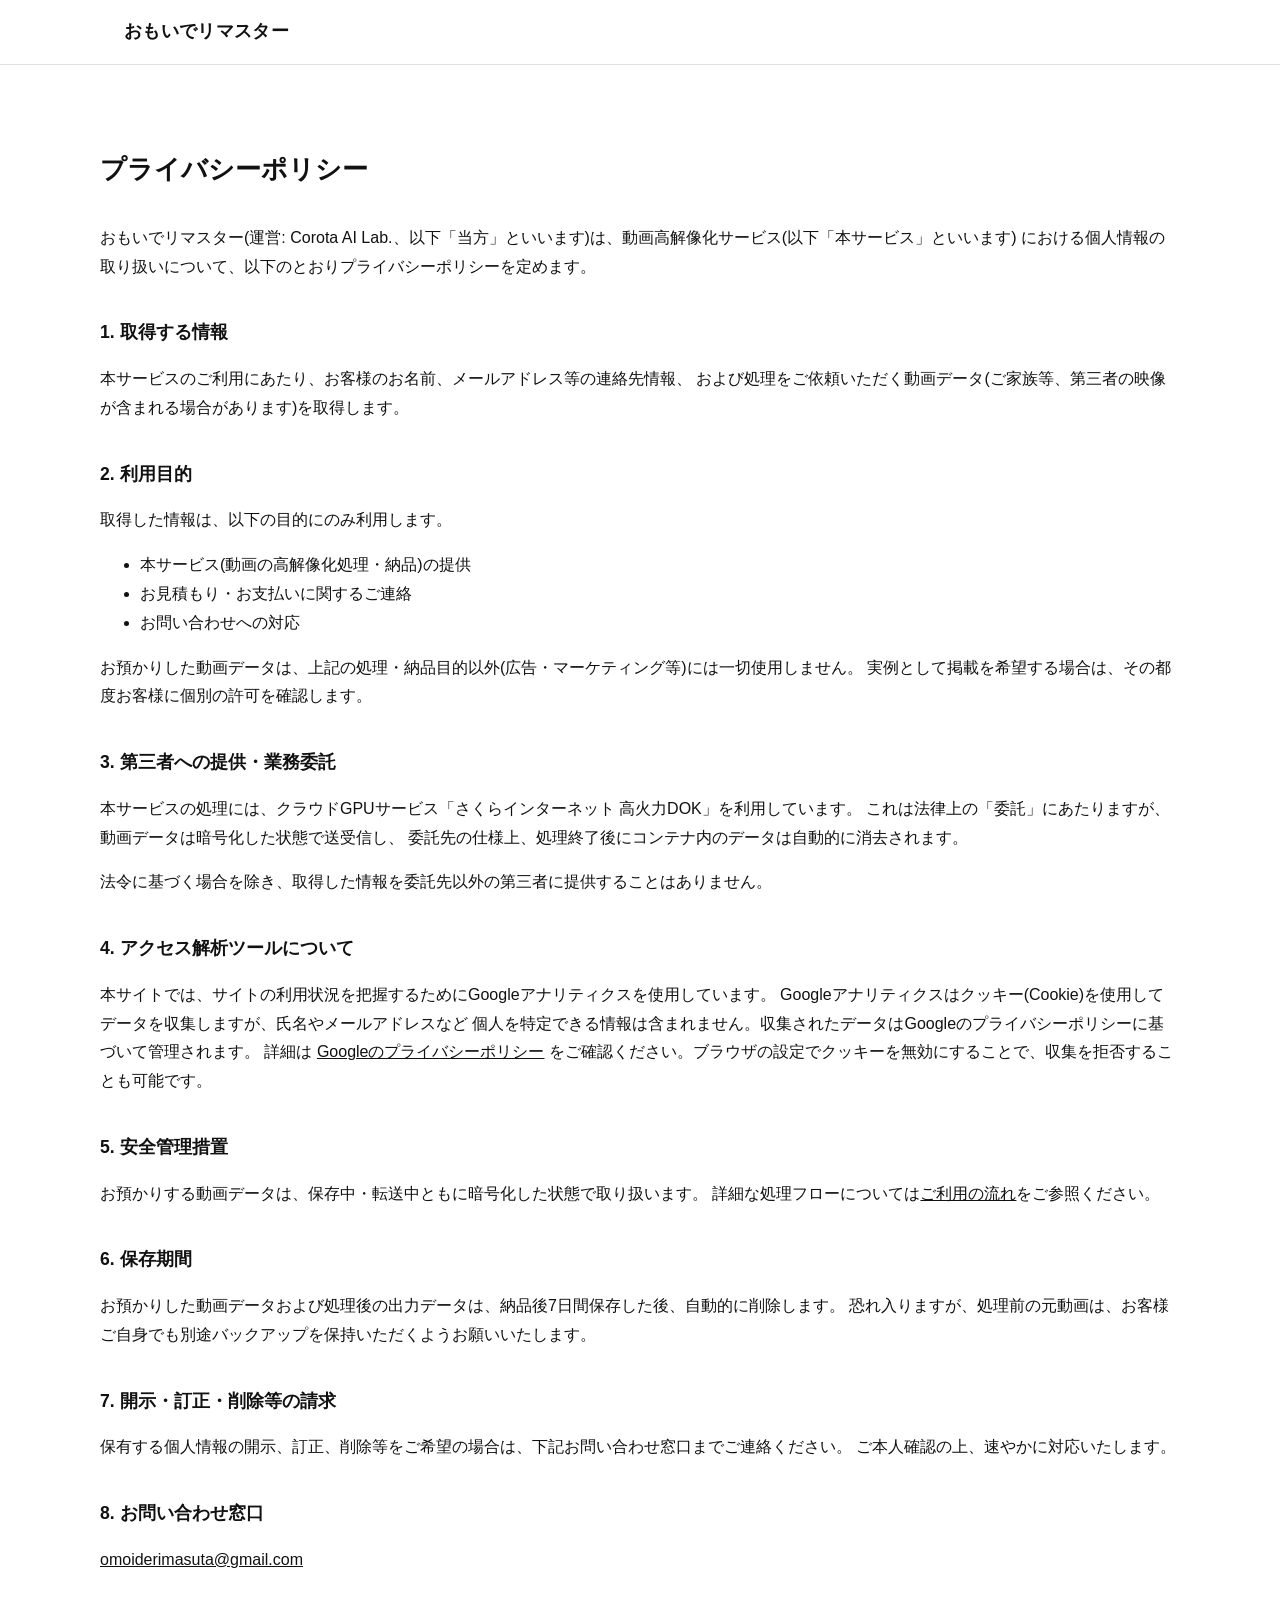
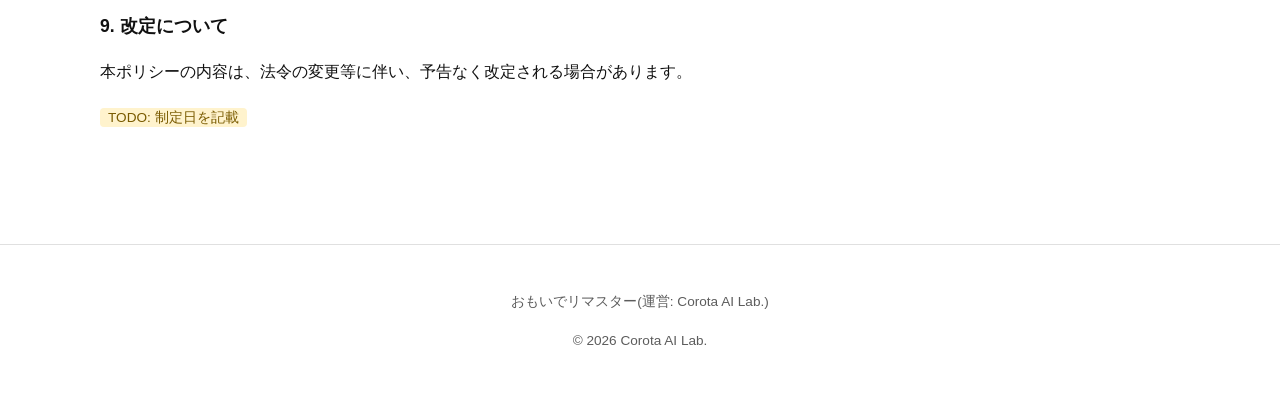
<file: legal/privacy.html>
<!DOCTYPE html>
<html lang="ja">
<head>
<meta charset="UTF-8">
<meta name="viewport" content="width=device-width, initial-scale=1.0">
<!-- Google tag (gtag.js) -->
<script async src="https://www.googletagmanager.com/gtag/js?id=G-H6S01DZFMD"></script>
<script>
  window.dataLayer = window.dataLayer || [];
  function gtag(){dataLayer.push(arguments);}
  gtag('js', new Date());
  gtag('config', 'G-H6S01DZFMD');
</script>
<title>プライバシーポリシー | おもいでリマスター</title>
<meta name="description" content="おもいでリマスター(Corota AI Lab.運営)のプライバシーポリシーです。">
<link rel="canonical" href="https://omoide-remaster.corota-ai-lab.com/legal/privacy.html">
<link rel="icon" href="../favicon.svg" type="image/svg+xml">
<link rel="icon" href="../favicon.ico" sizes="any">
<link rel="apple-touch-icon" href="../apple-touch-icon.png">
<meta name="robots" content="noindex">
<link rel="stylesheet" href="../css/style.css">
</head>
<body>

<header>
  <div class="nav-wrap">
    <a href="../index.html" class="logo">おもいで<span>リマスター</span></a>
  </div>
</header>

<main>
  <div class="container legal-page">
    <h1>プライバシーポリシー</h1>

    <p>
      おもいでリマスター(運営: Corota AI Lab.、以下「当方」といいます)は、動画高解像化サービス(以下「本サービス」といいます)
      における個人情報の取り扱いについて、以下のとおりプライバシーポリシーを定めます。
    </p>

    <h2>1. 取得する情報</h2>
    <p>
      本サービスのご利用にあたり、お客様のお名前、メールアドレス等の連絡先情報、
      および処理をご依頼いただく動画データ(ご家族等、第三者の映像が含まれる場合があります)を取得します。
    </p>

    <h2>2. 利用目的</h2>
    <p>取得した情報は、以下の目的にのみ利用します。</p>
    <ul>
      <li>本サービス(動画の高解像化処理・納品)の提供</li>
      <li>お見積もり・お支払いに関するご連絡</li>
      <li>お問い合わせへの対応</li>
    </ul>
    <p>
      お預かりした動画データは、上記の処理・納品目的以外(広告・マーケティング等)には一切使用しません。
      実例として掲載を希望する場合は、その都度お客様に個別の許可を確認します。
    </p>

    <h2>3. 第三者への提供・業務委託</h2>
    <p>
      本サービスの処理には、クラウドGPUサービス「さくらインターネット 高火力DOK」を利用しています。
      これは法律上の「委託」にあたりますが、動画データは暗号化した状態で送受信し、
      委託先の仕様上、処理終了後にコンテナ内のデータは自動的に消去されます。
    </p>
    <p>法令に基づく場合を除き、取得した情報を委託先以外の第三者に提供することはありません。</p>

    <h2>4. アクセス解析ツールについて</h2>
    <p>
      本サイトでは、サイトの利用状況を把握するためにGoogleアナリティクスを使用しています。
      Googleアナリティクスはクッキー(Cookie)を使用してデータを収集しますが、氏名やメールアドレスなど
      個人を特定できる情報は含まれません。収集されたデータはGoogleのプライバシーポリシーに基づいて管理されます。
      詳細は
      <a href="https://policies.google.com/privacy?hl=ja" target="_blank" rel="noopener">Googleのプライバシーポリシー</a>
      をご確認ください。ブラウザの設定でクッキーを無効にすることで、収集を拒否することも可能です。
    </p>

    <h2>5. 安全管理措置</h2>
    <p>
      お預かりする動画データは、保存中・転送中ともに暗号化した状態で取り扱います。
      詳細な処理フローについては<a href="../index.html#flow">ご利用の流れ</a>をご参照ください。
    </p>

    <h2>6. 保存期間</h2>
    <p>
      お預かりした動画データおよび処理後の出力データは、納品後7日間保存した後、自動的に削除します。
      恐れ入りますが、処理前の元動画は、お客様ご自身でも別途バックアップを保持いただくようお願いいたします。
    </p>

    <h2>7. 開示・訂正・削除等の請求</h2>
    <p>
      保有する個人情報の開示、訂正、削除等をご希望の場合は、下記お問い合わせ窓口までご連絡ください。
      ご本人確認の上、速やかに対応いたします。
    </p>

    <h2>8. お問い合わせ窓口</h2>
    <p><a href="mailto:omoiderimasuta@gmail.com">omoiderimasuta@gmail.com</a></p>

    <h2>9. 改定について</h2>
    <p>本ポリシーの内容は、法令の変更等に伴い、予告なく改定される場合があります。</p>

    <p><span class="todo">TODO: 制定日を記載</span></p>
  </div>
</main>

<footer>
  <p>おもいでリマスター(運営: Corota AI Lab.)</p>
  <p>&copy; 2026 Corota AI Lab.</p>
</footer>

</body>
</html>
</file>
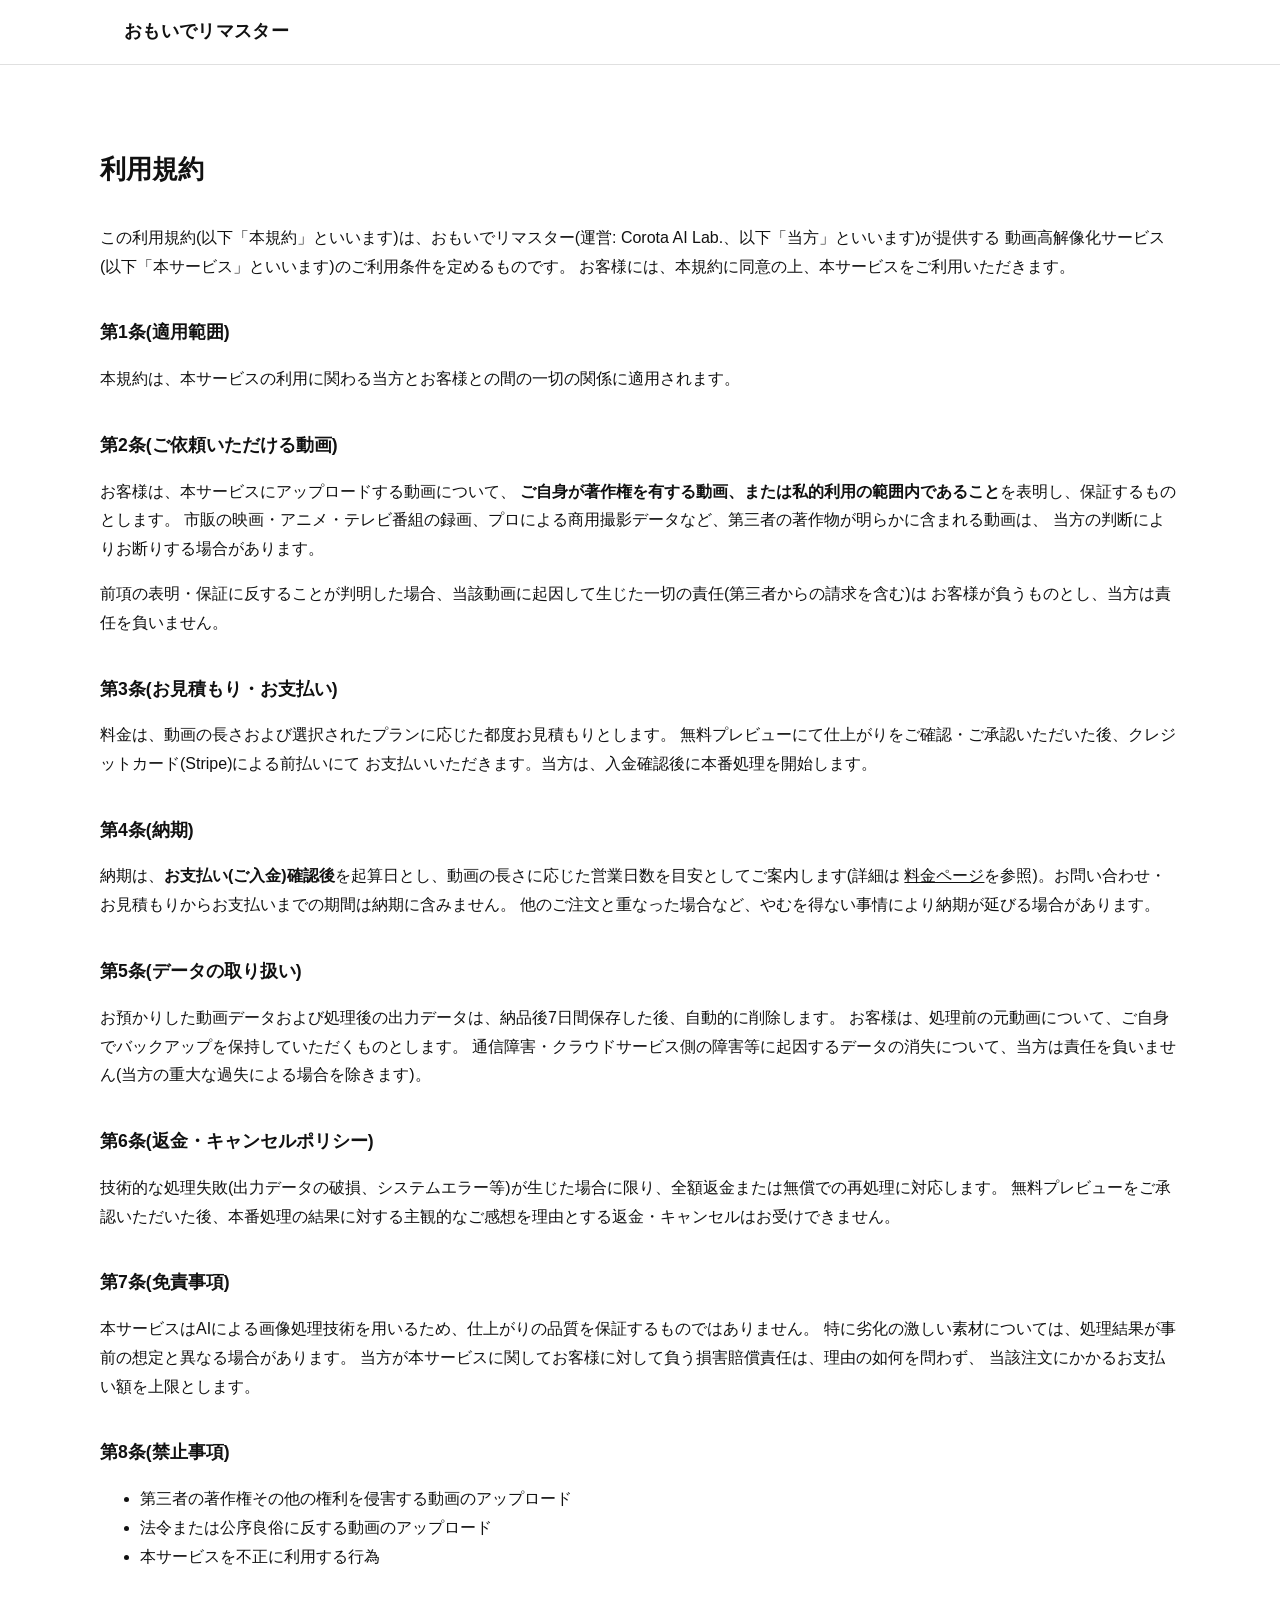
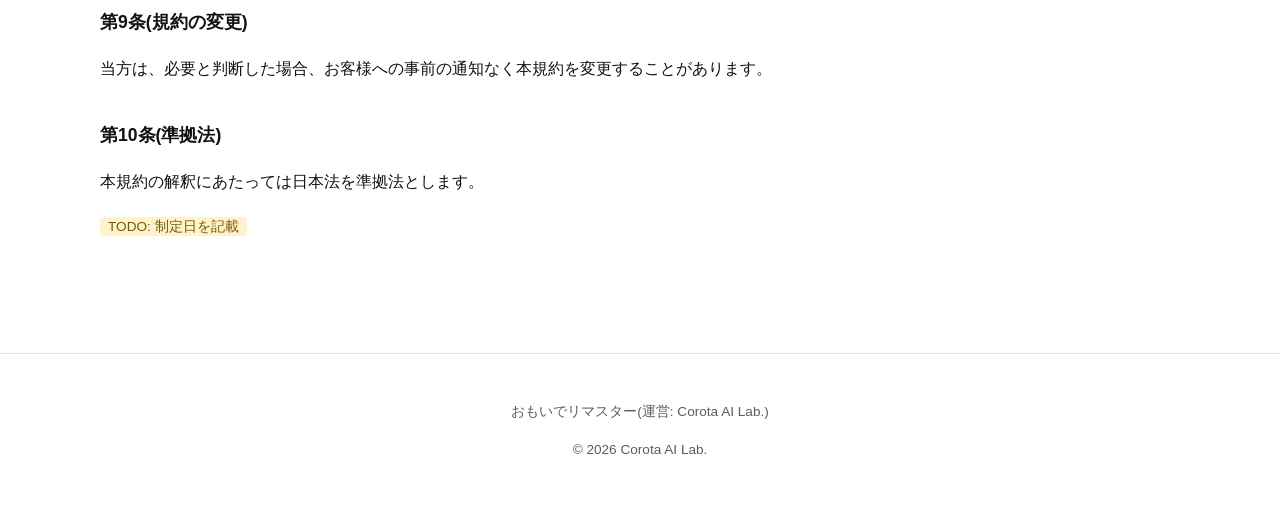
<file: legal/terms.html>
<!DOCTYPE html>
<html lang="ja">
<head>
<meta charset="UTF-8">
<meta name="viewport" content="width=device-width, initial-scale=1.0">
<!-- Google tag (gtag.js) -->
<script async src="https://www.googletagmanager.com/gtag/js?id=G-H6S01DZFMD"></script>
<script>
  window.dataLayer = window.dataLayer || [];
  function gtag(){dataLayer.push(arguments);}
  gtag('js', new Date());
  gtag('config', 'G-H6S01DZFMD');
</script>
<title>利用規約 | おもいでリマスター</title>
<meta name="description" content="おもいでリマスター(Corota AI Lab.運営)の利用規約です。">
<link rel="canonical" href="https://omoide-remaster.corota-ai-lab.com/legal/terms.html">
<link rel="icon" href="../favicon.svg" type="image/svg+xml">
<link rel="icon" href="../favicon.ico" sizes="any">
<link rel="apple-touch-icon" href="../apple-touch-icon.png">
<meta name="robots" content="noindex">
<link rel="stylesheet" href="../css/style.css">
</head>
<body>

<header>
  <div class="nav-wrap">
    <a href="../index.html" class="logo">おもいで<span>リマスター</span></a>
  </div>
</header>

<main>
  <div class="container legal-page">
    <h1>利用規約</h1>

    <p>
      この利用規約(以下「本規約」といいます)は、おもいでリマスター(運営: Corota AI Lab.、以下「当方」といいます)が提供する
      動画高解像化サービス(以下「本サービス」といいます)のご利用条件を定めるものです。
      お客様には、本規約に同意の上、本サービスをご利用いただきます。
    </p>

    <h2>第1条(適用範囲)</h2>
    <p>本規約は、本サービスの利用に関わる当方とお客様との間の一切の関係に適用されます。</p>

    <h2>第2条(ご依頼いただける動画)</h2>
    <p>
      お客様は、本サービスにアップロードする動画について、
      <strong>ご自身が著作権を有する動画、または私的利用の範囲内であること</strong>を表明し、保証するものとします。
      市販の映画・アニメ・テレビ番組の録画、プロによる商用撮影データなど、第三者の著作物が明らかに含まれる動画は、
      当方の判断によりお断りする場合があります。
    </p>
    <p>
      前項の表明・保証に反することが判明した場合、当該動画に起因して生じた一切の責任(第三者からの請求を含む)は
      お客様が負うものとし、当方は責任を負いません。
    </p>

    <h2>第3条(お見積もり・お支払い)</h2>
    <p>
      料金は、動画の長さおよび選択されたプランに応じた都度お見積もりとします。
      無料プレビューにて仕上がりをご確認・ご承認いただいた後、クレジットカード(Stripe)による前払いにて
      お支払いいただきます。当方は、入金確認後に本番処理を開始します。
    </p>

    <h2>第4条(納期)</h2>
    <p>
      納期は、<strong>お支払い(ご入金)確認後</strong>を起算日とし、動画の長さに応じた営業日数を目安としてご案内します(詳細は
      <a href="../index.html#pricing">料金ページ</a>を参照)。お問い合わせ・お見積もりからお支払いまでの期間は納期に含みません。
      他のご注文と重なった場合など、やむを得ない事情により納期が延びる場合があります。
    </p>

    <h2>第5条(データの取り扱い)</h2>
    <p>
      お預かりした動画データおよび処理後の出力データは、納品後7日間保存した後、自動的に削除します。
      お客様は、処理前の元動画について、ご自身でバックアップを保持していただくものとします。
      通信障害・クラウドサービス側の障害等に起因するデータの消失について、当方は責任を負いません(当方の重大な過失による場合を除きます)。
    </p>

    <h2>第6条(返金・キャンセルポリシー)</h2>
    <p>
      技術的な処理失敗(出力データの破損、システムエラー等)が生じた場合に限り、全額返金または無償での再処理に対応します。
      無料プレビューをご承認いただいた後、本番処理の結果に対する主観的なご感想を理由とする返金・キャンセルはお受けできません。
    </p>

    <h2>第7条(免責事項)</h2>
    <p>
      本サービスはAIによる画像処理技術を用いるため、仕上がりの品質を保証するものではありません。
      特に劣化の激しい素材については、処理結果が事前の想定と異なる場合があります。
      当方が本サービスに関してお客様に対して負う損害賠償責任は、理由の如何を問わず、
      当該注文にかかるお支払い額を上限とします。
    </p>

    <h2>第8条(禁止事項)</h2>
    <ul>
      <li>第三者の著作権その他の権利を侵害する動画のアップロード</li>
      <li>法令または公序良俗に反する動画のアップロード</li>
      <li>本サービスを不正に利用する行為</li>
    </ul>

    <h2>第9条(規約の変更)</h2>
    <p>当方は、必要と判断した場合、お客様への事前の通知なく本規約を変更することがあります。</p>

    <h2>第10条(準拠法)</h2>
    <p>本規約の解釈にあたっては日本法を準拠法とします。</p>

    <p><span class="todo">TODO: 制定日を記載</span></p>
  </div>
</main>

<footer>
  <p>おもいでリマスター(運営: Corota AI Lab.)</p>
  <p>&copy; 2026 Corota AI Lab.</p>
</footer>

</body>
</html>
</file>
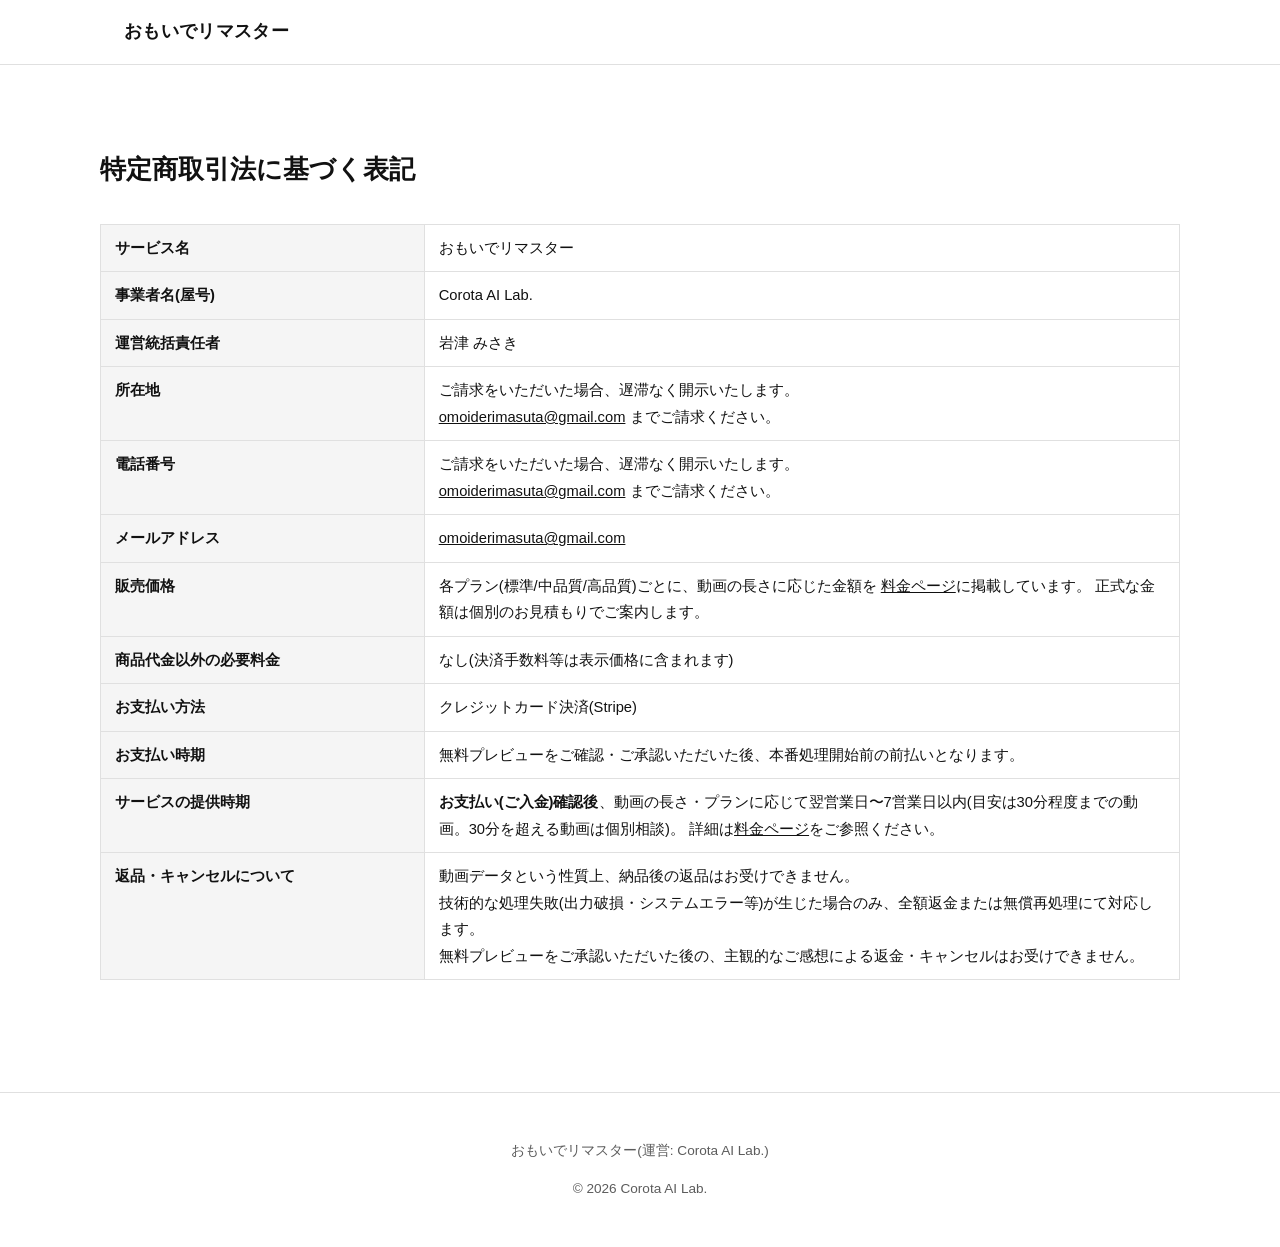
<file: legal/tokushoho.html>
<!DOCTYPE html>
<html lang="ja">
<head>
<meta charset="UTF-8">
<meta name="viewport" content="width=device-width, initial-scale=1.0">
<!-- Google tag (gtag.js) -->
<script async src="https://www.googletagmanager.com/gtag/js?id=G-H6S01DZFMD"></script>
<script>
  window.dataLayer = window.dataLayer || [];
  function gtag(){dataLayer.push(arguments);}
  gtag('js', new Date());
  gtag('config', 'G-H6S01DZFMD');
</script>
<title>特定商取引法に基づく表記 | おもいでリマスター</title>
<meta name="description" content="おもいでリマスター(Corota AI Lab.運営)の特定商取引法に基づく表記です。">
<link rel="canonical" href="https://omoide-remaster.corota-ai-lab.com/legal/tokushoho.html">
<link rel="icon" href="../favicon.svg" type="image/svg+xml">
<link rel="icon" href="../favicon.ico" sizes="any">
<link rel="apple-touch-icon" href="../apple-touch-icon.png">
<meta name="robots" content="noindex">
<link rel="stylesheet" href="../css/style.css">
</head>
<body>

<header>
  <div class="nav-wrap">
    <a href="../index.html" class="logo">おもいで<span>リマスター</span></a>
  </div>
</header>

<main>
  <div class="container legal-page">
    <h1>特定商取引法に基づく表記</h1>

    <table>
      <tr>
        <th>サービス名</th>
        <td>おもいでリマスター</td>
      </tr>
      <tr>
        <th>事業者名(屋号)</th>
        <td>Corota AI Lab.</td>
      </tr>
      <tr>
        <th>運営統括責任者</th>
        <td>岩津 みさき</td>
      </tr>
      <tr>
        <th>所在地</th>
        <td>
          ご請求をいただいた場合、遅滞なく開示いたします。<br>
          <a href="mailto:omoiderimasuta@gmail.com">omoiderimasuta@gmail.com</a> までご請求ください。
        </td>
      </tr>
      <tr>
        <th>電話番号</th>
        <td>
          ご請求をいただいた場合、遅滞なく開示いたします。<br>
          <a href="mailto:omoiderimasuta@gmail.com">omoiderimasuta@gmail.com</a> までご請求ください。
        </td>
      </tr>
      <tr>
        <th>メールアドレス</th>
        <td><a href="mailto:omoiderimasuta@gmail.com">omoiderimasuta@gmail.com</a></td>
      </tr>
      <tr>
        <th>販売価格</th>
        <td>
          各プラン(標準/中品質/高品質)ごとに、動画の長さに応じた金額を
          <a href="../index.html#pricing">料金ページ</a>に掲載しています。
          正式な金額は個別のお見積もりでご案内します。
        </td>
      </tr>
      <tr>
        <th>商品代金以外の必要料金</th>
        <td>なし(決済手数料等は表示価格に含まれます)</td>
      </tr>
      <tr>
        <th>お支払い方法</th>
        <td>クレジットカード決済(Stripe)</td>
      </tr>
      <tr>
        <th>お支払い時期</th>
        <td>無料プレビューをご確認・ご承認いただいた後、本番処理開始前の前払いとなります。</td>
      </tr>
      <tr>
        <th>サービスの提供時期</th>
        <td>
          <strong>お支払い(ご入金)確認後</strong>、動画の長さ・プランに応じて翌営業日〜7営業日以内(目安は30分程度までの動画。30分を超える動画は個別相談)。
          詳細は<a href="../index.html#pricing">料金ページ</a>をご参照ください。
        </td>
      </tr>
      <tr>
        <th>返品・キャンセルについて</th>
        <td>
          動画データという性質上、納品後の返品はお受けできません。<br>
          技術的な処理失敗(出力破損・システムエラー等)が生じた場合のみ、全額返金または無償再処理にて対応します。<br>
          無料プレビューをご承認いただいた後の、主観的なご感想による返金・キャンセルはお受けできません。
        </td>
      </tr>
    </table>
  </div>
</main>

<footer>
  <p>おもいでリマスター(運営: Corota AI Lab.)</p>
  <p>&copy; 2026 Corota AI Lab.</p>
</footer>

</body>
</html>
</file>
<file: css/style.css>
:root {
  --color-bg: #ffffff;
  --color-bg-alt: #f5f5f5;
  --color-text: #111111;
  --color-text-muted: #5c5c5c;
  --color-accent: #111111;
  --color-accent-dark: #000000;
  --color-accent-text: #ffffff;
  --color-border: #e0e0e0;
  --color-card-bg: #ffffff;
  --max-width: 1080px;
  --radius: 6px;
}

* {
  box-sizing: border-box;
}

html {
  scroll-behavior: smooth;
}

body {
  margin: 0;
  font-family: "Hiragino Sans", "Yu Gothic", "Noto Sans JP", sans-serif;
  background: var(--color-bg);
  color: var(--color-text);
  line-height: 1.8;
}

a {
  color: var(--color-accent);
}

.container {
  max-width: var(--max-width);
  margin: 0 auto;
  padding: 0 24px;
}

/* Announcement bar */
.announce-bar {
  background: var(--color-text);
  text-align: center;
  padding: 10px 16px;
}

.announce-bar a {
  color: var(--color-bg);
  text-decoration: none;
  font-size: 0.88rem;
}

.announce-bar a:hover {
  text-decoration: underline;
}

/* Header */
header {
  position: sticky;
  top: 0;
  background: var(--color-bg);
  border-bottom: 1px solid var(--color-border);
  z-index: 10;
}

.nav-wrap {
  display: flex;
  align-items: center;
  justify-content: space-between;
  padding: 16px 24px;
  max-width: var(--max-width);
  margin: 0 auto;
}

.logo {
  font-weight: 700;
  font-size: 1.1rem;
  letter-spacing: 0.02em;
  color: var(--color-text);
  text-decoration: none;
}

.logo span {
  color: var(--color-accent);
}

nav ul {
  list-style: none;
  display: flex;
  gap: 24px;
  margin: 0;
  padding: 0;
}

nav a {
  color: var(--color-text);
  text-decoration: none;
  font-size: 0.92rem;
}

nav a:hover {
  color: var(--color-accent);
}

.menu-toggle {
  display: none;
  background: none;
  border: none;
  font-size: 1.5rem;
  color: var(--color-text);
  cursor: pointer;
}

@media (max-width: 720px) {
  nav ul {
    position: absolute;
    top: 100%;
    left: 0;
    right: 0;
    background: var(--color-bg);
    border-bottom: 1px solid var(--color-border);
    flex-direction: column;
    gap: 0;
    display: none;
  }
  nav ul.open {
    display: flex;
  }
  nav li {
    padding: 14px 24px;
    border-top: 1px solid var(--color-border);
  }
  .menu-toggle {
    display: block;
  }
}

/* Hero */
.hero {
  padding: 96px 24px 80px;
  text-align: center;
}

.hero h1 {
  font-size: clamp(1.7rem, 4vw, 2.6rem);
  margin: 0 0 20px;
  line-height: 1.5;
}

.hero p.lead {
  color: var(--color-text-muted);
  font-size: 1.05rem;
  max-width: 640px;
  margin: 0 auto 36px;
}

.btn {
  display: inline-block;
  padding: 14px 32px;
  border-radius: 4px;
  background: var(--color-accent);
  color: var(--color-accent-text);
  text-decoration: none;
  font-weight: 600;
  transition: background 0.15s ease;
}

.btn:hover {
  background: var(--color-accent-dark);
}

.btn-outline {
  background: transparent;
  border: 1px solid var(--color-accent);
  color: var(--color-accent);
}

/* Sections */
section {
  padding: 72px 0;
}

section.alt {
  background: var(--color-bg-alt);
}

h2.section-title {
  font-size: clamp(1.4rem, 3vw, 1.9rem);
  text-align: center;
  margin: 0 0 12px;
}

p.section-sub {
  text-align: center;
  color: var(--color-text-muted);
  max-width: 620px;
  margin: 0 auto 48px;
}

/* Feature grid */
.grid-3 {
  display: grid;
  grid-template-columns: repeat(3, 1fr);
  gap: 28px;
}

@media (max-width: 800px) {
  .grid-3 {
    grid-template-columns: 1fr;
  }
}

.card {
  background: var(--color-card-bg);
  border: 1px solid var(--color-border);
  border-radius: var(--radius);
  padding: 28px;
}

.card .num {
  display: inline-block;
  font-size: 0.8rem;
  color: var(--color-accent);
  font-weight: 700;
  letter-spacing: 0.08em;
  margin-bottom: 10px;
}

.card h3 {
  margin: 0 0 12px;
  font-size: 1.1rem;
}

.card p {
  margin: 0;
  color: var(--color-text-muted);
  font-size: 0.95rem;
}

/* Before/After */
.before-after {
  display: grid;
  grid-template-columns: 1fr;
  gap: 24px;
  max-width: 760px;
  margin: 0 auto;
}

.video-wrap {
  position: relative;
}

.video-wrap video {
  cursor: pointer;
}

.fullscreen-btn {
  position: absolute;
  right: 12px;
  bottom: 12px;
  width: 36px;
  height: 36px;
  display: flex;
  align-items: center;
  justify-content: center;
  border: none;
  border-radius: 8px;
  background: rgba(0, 0, 0, 0.55);
  color: #fff;
  cursor: pointer;
  opacity: 0.85;
  transition: opacity 0.15s ease, background 0.15s ease;
}

.fullscreen-btn:hover {
  opacity: 1;
  background: rgba(0, 0, 0, 0.75);
}

.before-after figure {
  margin: 0;
  border-radius: var(--radius);
  overflow: hidden;
  border: 1px solid var(--color-border);
  background: var(--color-card-bg);
}

.before-after img,
.before-after video {
  display: block;
  width: 100%;
  height: auto;
}

.before-after figcaption {
  padding: 10px 14px;
  font-size: 0.85rem;
  color: var(--color-text-muted);
  text-align: center;
}

.demo-note {
  text-align: center;
  font-size: 0.85rem;
  color: var(--color-text-muted);
  margin-top: 20px;
}

.monitor-note {
  text-align: center;
  background: var(--color-card-bg);
  border: 1px solid var(--color-border);
  border-radius: var(--radius);
  padding: 14px 20px;
  max-width: 640px;
  margin: 0 auto 40px;
  font-size: 0.92rem;
}

/* Pricing */
.pricing-table {
  width: 100%;
  border-collapse: collapse;
  background: var(--color-card-bg);
  border: 1px solid var(--color-border);
  border-radius: var(--radius);
  overflow: hidden;
}

.pricing-table th,
.pricing-table td {
  padding: 14px 16px;
  text-align: center;
  border-bottom: 1px solid var(--color-border);
  font-size: 0.92rem;
}

.pricing-table th {
  background: var(--color-bg-alt);
  font-weight: 700;
}

.pricing-table td:first-child,
.pricing-table th:first-child {
  text-align: left;
}

.pricing-table tr:last-child td {
  border-bottom: none;
}

.table-scroll {
  overflow-x: auto;
}

.plan-note {
  font-size: 0.85rem;
  color: var(--color-text-muted);
  margin-top: 16px;
}

/* Flow */
.flow-list {
  counter-reset: flow;
  list-style: none;
  padding: 0;
  margin: 0 auto;
  max-width: 640px;
}

.flow-list li {
  counter-increment: flow;
  position: relative;
  padding: 0 0 32px 52px;
  border-left: 2px solid var(--color-border);
  margin-left: 18px;
}

.flow-list li:last-child {
  border-left-color: transparent;
  padding-bottom: 0;
}

.flow-list li::before {
  content: counter(flow);
  position: absolute;
  left: -19px;
  top: 0;
  width: 36px;
  height: 36px;
  border-radius: 50%;
  background: var(--color-accent);
  color: #fff;
  display: flex;
  align-items: center;
  justify-content: center;
  font-weight: 700;
  font-size: 0.9rem;
}

.flow-list h3 {
  margin: 0 0 6px;
  font-size: 1.02rem;
}

.flow-list p {
  margin: 0;
  color: var(--color-text-muted);
  font-size: 0.92rem;
}

/* Contact */
.contact-form-wrap {
  max-width: 640px;
  margin: 0 auto;
  background: var(--color-card-bg);
  border: 1px solid var(--color-border);
  border-radius: var(--radius);
  overflow: hidden;
}

.contact-form-wrap iframe {
  display: block;
  width: 100%;
  height: 1100px;
  border: none;
}

#contact .demo-note {
  max-width: 640px;
  margin: 20px auto 0;
}

/* Footer */
footer {
  border-top: 1px solid var(--color-border);
  padding: 32px 24px;
  text-align: center;
  font-size: 0.85rem;
  color: var(--color-text-muted);
}

footer .footer-links {
  display: flex;
  gap: 20px;
  justify-content: center;
  margin-bottom: 12px;
  flex-wrap: wrap;
}

footer a {
  color: var(--color-text-muted);
}

/* Legal pages */
.legal-page {
  padding: 64px 0 96px;
}

.legal-page h1 {
  font-size: 1.6rem;
  margin-bottom: 32px;
}

.legal-page h2 {
  font-size: 1.1rem;
  margin-top: 36px;
}

.legal-page table {
  width: 100%;
  border-collapse: collapse;
  margin: 16px 0;
}

.legal-page th,
.legal-page td {
  border: 1px solid var(--color-border);
  padding: 10px 14px;
  text-align: left;
  vertical-align: top;
  font-size: 0.92rem;
}

.legal-page th {
  background: var(--color-bg-alt);
  width: 30%;
}

.todo {
  background: #fff3cd;
  color: #7a5b00;
  padding: 2px 8px;
  border-radius: 4px;
  font-size: 0.85em;
}
</file>
